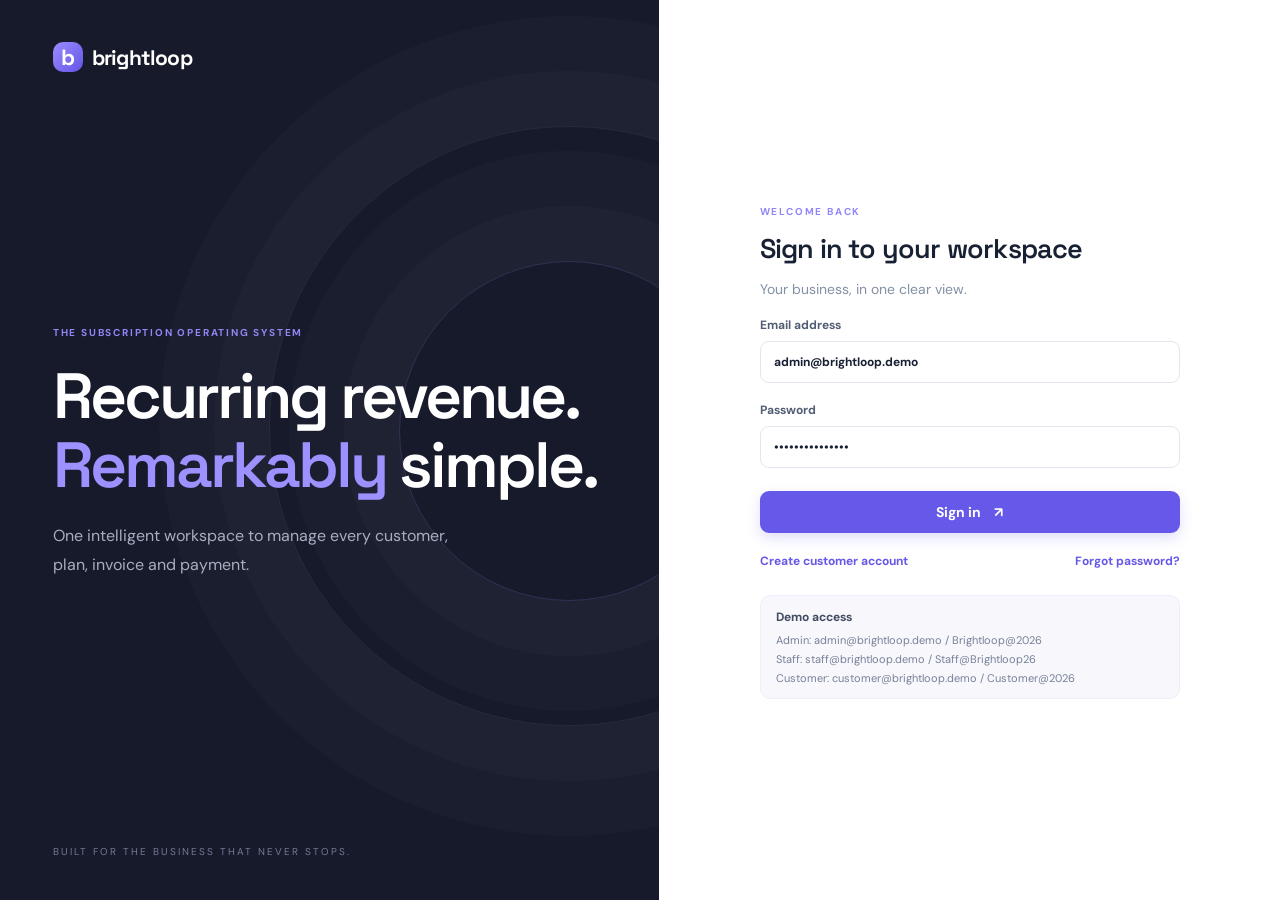
<file: templates/index.html>
<!doctype html><html lang="en"><head><meta charset="utf-8"><meta name="viewport" content="width=device-width,initial-scale=1"><title>Brightloop — Subscription OS</title><link rel="preconnect" href="https://fonts.googleapis.com"><link href="https://fonts.googleapis.com/css2?family=DM+Sans:wght@400;500;600;700&family=Space+Grotesk:wght@500;600;700&display=swap" rel="stylesheet"><link rel="stylesheet" href="/static/style.css"></head><body><div id="toast" class="toast"></div><section id="auth" class="auth-shell"><div class="auth-art"><div class="brand"><span class="brand-mark">b</span> brightloop</div><div class="art-copy"><span class="eyebrow">THE SUBSCRIPTION OPERATING SYSTEM</span><h1>Recurring revenue.<br><em>Remarkably</em> simple.</h1><p>One intelligent workspace to manage every customer, plan, invoice and payment.</p></div><div class="orbit orbit-one"></div><div class="orbit orbit-two"></div><div class="auth-foot">BUILT FOR THE BUSINESS THAT NEVER STOPS.</div></div><div class="auth-panel"><div class="auth-card"><div class="mobile-brand brand"><span class="brand-mark">b</span> brightloop</div><span class="eyebrow">WELCOME BACK</span><h2>Sign in to your workspace</h2><p class="muted">Your business, in one clear view.</p><form id="loginForm"><label>Email address<input name="email" type="email" value="admin@brightloop.demo" required></label><label>Password<input name="password" type="password" value="Brightloop@2026" required></label><button class="btn primary full">Sign in <span>↗</span></button></form><div class="auth-links"><button id="showRegister" class="text-btn">Create customer account</button><button id="forgot" class="text-btn">Forgot password?</button></div><div class="demo-box"><strong>Demo access</strong><span>Admin: admin@brightloop.demo / Brightloop@2026</span><span>Staff: staff@brightloop.demo / Staff@Brightloop26</span><span>Customer: customer@brightloop.demo / Customer@2026</span></div><form id="registerForm" class="hidden"><label>Full name<input name="name" required></label><label>Company<input name="company"></label><label>Email<input name="email" type="email" required></label><label>Password<input name="password" type="password" required placeholder="Strong password"></label><button class="btn primary full">Create account ↗</button><button type="button" id="backLogin" class="text-btn">Back to sign in</button></form></div></div></section>
<div id="app" class="app-shell hidden"><aside class="sidebar"><div class="brand"><span class="brand-mark">b</span> brightloop<span class="side-tag">OS</span></div><div class="workspace-switch"><div class="workspace-icon">B</div><div><b>Brightloop Software</b><small>Workspace · Pro</small></div><span>⌄</span></div><div class="nav-label">WORKSPACE</div><nav id="mainNav"><button class="nav-item active" data-page="overview"><span>◫</span> Overview</button><button class="nav-item" data-page="subscriptions"><span>↻</span> Subscriptions</button><button class="nav-item" data-page="customers"><span>♙</span> Customers</button><button class="nav-item" data-page="products"><span>▦</span> Products & plans</button><button class="nav-item" data-page="invoices"><span>▤</span> Invoices</button><button class="nav-item" data-page="payments"><span>↗</span> Payments</button><div class="nav-label nav-gap">GROWTH & CONTROL</div><button class="nav-item" data-page="discounts"><span>％</span> Discounts</button><button class="nav-item" data-page="reports"><span>▥</span> Reports</button><button class="nav-item admin-only" data-page="team"><span>♧</span> Team & access</button><div class="nav-label nav-gap">ACCOUNT</div><button class="nav-item" data-page="profile"><span>👤</span> My profile</button></nav><div class="sidebar-bottom"><div class="help-card"><div class="help-icon">✦</div><b>Need a hand?</b><p>Explore your billing workspace with confidence.</p><button onclick="window.location.href='/help'">Visit help center ↗</button></div><div class="profile"><div class="avatar" id="avatar">AM</div><div class="profile-info"><b id="userName">Alex Morgan</b><small id="userRole">Administrator</small></div><button id="logout" title="Sign out">↗</button></div></div></aside><main class="main"><header class="topbar"><div><div class="crumb">Workspace <span>/</span> <b id="crumb">Overview</b></div><h2 id="pageTitle">Good morning, Alex <span class="wave">✦</span></h2></div><div class="top-actions"><div class="live-pill"><i></i> All systems operational</div><button class="icon-btn" title="Notifications" onclick="toast('You are all caught up!')">♧<i></i></button><button class="avatar mini" id="topAvatar">AM</button></div></header><div id="content" class="content"></div></main></div><div id="modal" class="modal hidden"><div class="modal-backdrop" onclick="closeModal()"></div><div class="modal-card"><div class="modal-head"><div><span class="eyebrow" id="modalEyebrow">NEW RECORD</span><h3 id="modalTitle">Create record</h3></div><button class="icon-btn" onclick="closeModal()">×</button></div><form id="modalForm"><div id="modalFields" class="form-grid"></div><div class="modal-actions"><button type="button" class="btn ghost" onclick="closeModal()">Cancel</button><button class="btn primary">Save changes ↗</button></div></form></div></div><script src="/static/app.js"></script></body></html>
</file>
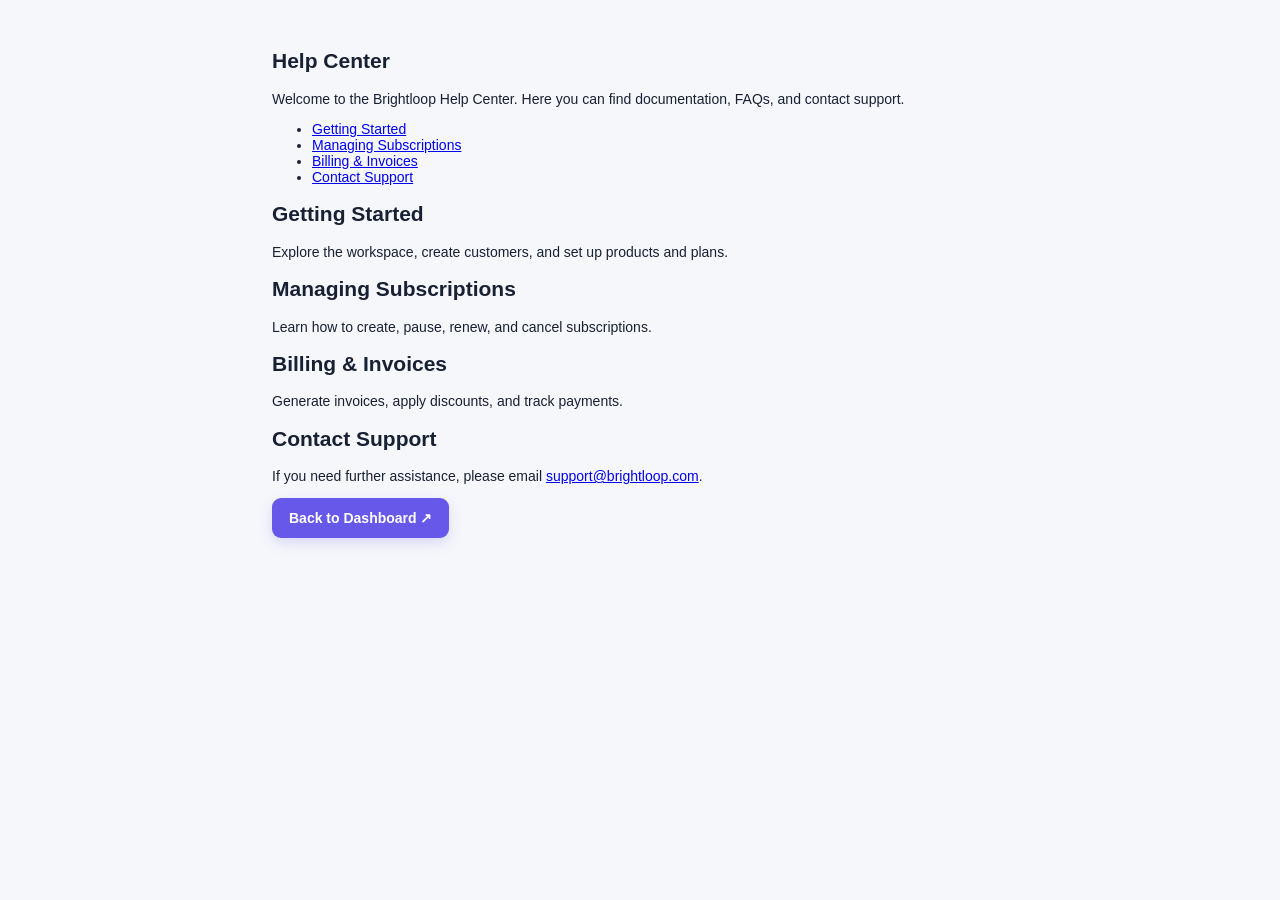
<file: templates/help.html>
<!doctype html>
<html lang="en">
<head>
  <meta charset="utf-8">
  <meta name="viewport" content="width=device-width,initial-scale=1">
  <title>Help Center – Brightloop</title>
  <link rel="stylesheet" href="/static/style.css">
</head>
<body>
  <section class="help-page" style="padding:2rem; max-width:800px; margin:auto;">
    <h1>Help Center</h1>
    <p>Welcome to the Brightloop Help Center. Here you can find documentation, FAQs, and contact support.</p>
    <ul>
      <li><a href="#getting-started">Getting Started</a></li>
      <li><a href="#manage-subscriptions">Managing Subscriptions</a></li>
      <li><a href="#billing-and-invoices">Billing &amp; Invoices</a></li>
      <li><a href="#contact-support">Contact Support</a></li>
    </ul>
    <h2 id="getting-started">Getting Started</h2>
    <p>Explore the workspace, create customers, and set up products and plans.</p>
    <h2 id="manage-subscriptions">Managing Subscriptions</h2>
    <p>Learn how to create, pause, renew, and cancel subscriptions.</p>
    <h2 id="billing-and-invoices">Billing &amp; Invoices</h2>
    <p>Generate invoices, apply discounts, and track payments.</p>
    <h2 id="contact-support">Contact Support</h2>
    <p>If you need further assistance, please email <a href="mailto:support@brightloop.com">support@brightloop.com</a>.</p>
    <button class="btn primary" onclick="window.location.href='/'">Back to Dashboard ↗</button>
  </section>
</body>
</html>
</file>
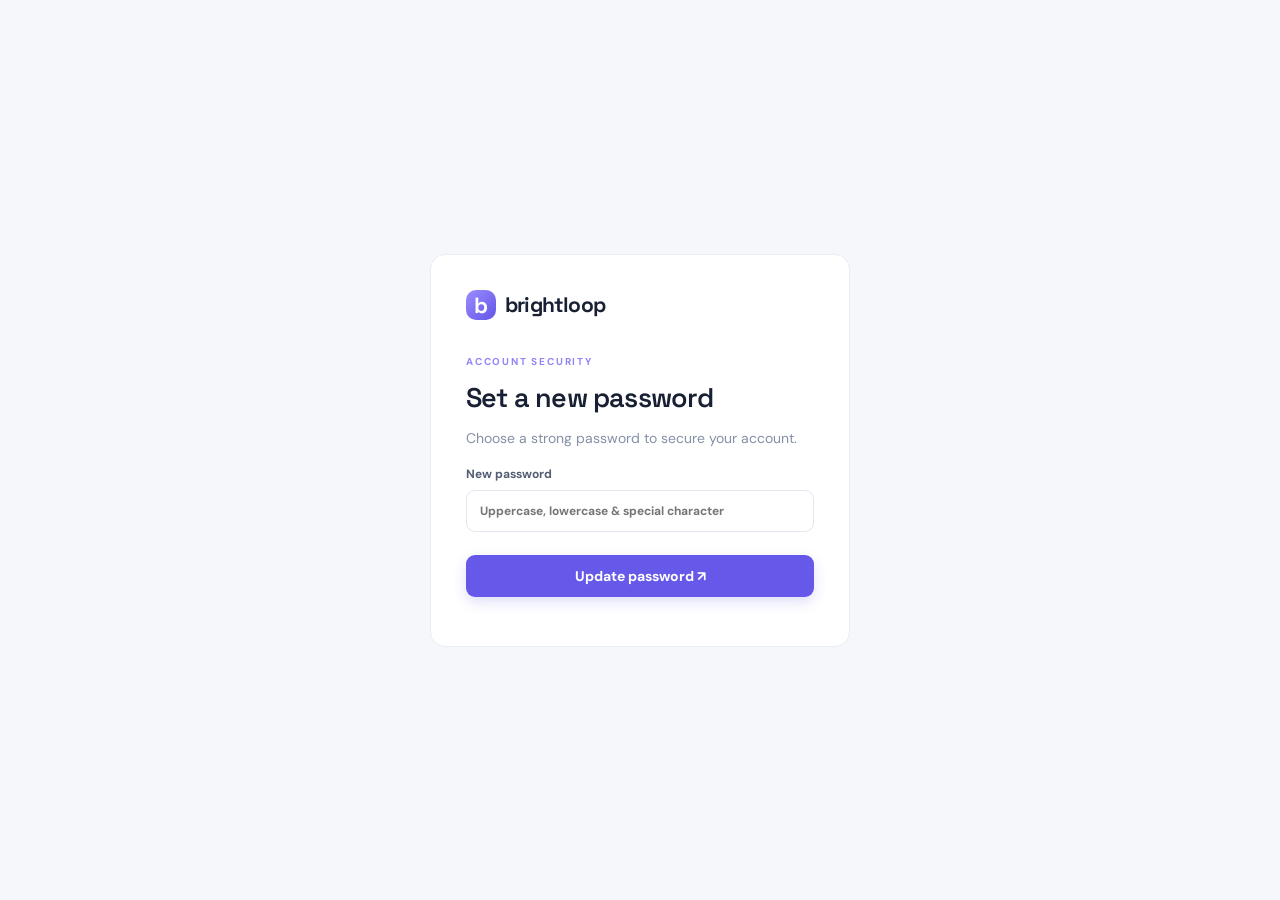
<file: templates/reset.html>
<!doctype html><html lang="en"><head><meta charset="utf-8"><meta name="viewport" content="width=device-width,initial-scale=1"><title>Reset password · Brightloop</title><link href="https://fonts.googleapis.com/css2?family=DM+Sans:wght@400;600;700&family=Space+Grotesk:wght@600;700&display=swap" rel="stylesheet"><link rel="stylesheet" href="/static/style.css"></head><body><main style="min-height:100vh;display:grid;place-items:center;padding:20px"><section class="auth-card" style="background:#fff;padding:35px;border:1px solid #e9edf4;border-radius:15px"><div class="brand"><span class="brand-mark">b</span> brightloop</div><span class="eyebrow" style="display:block;margin-top:35px">ACCOUNT SECURITY</span><h2>Set a new password</h2><p class="muted">Choose a strong password to secure your account.</p><form id="reset"><label>New password<input type="password" name="password" minlength="9" required placeholder="Uppercase, lowercase & special character"></label><button class="btn primary full">Update password ↗</button><p id="msg" class="muted"></p></form></section></main><script>document.querySelector('#reset').onsubmit=async e=>{e.preventDefault();let password=new FormData(e.target).get('password');let r=await fetch('/api/reset/{{token}}',{method:'POST',headers:{'Content-Type':'application/json'},body:JSON.stringify({password})});let d=await r.json();document.querySelector('#msg').textContent=r.ok?'Password updated. You can now return to sign in.':d.error; if(r.ok)setTimeout(()=>location.href='/',1500)}</script></body></html>
</file>
<file: static/style.css>
:root{--ink:#182033;--muted:#8490a5;--line:#e9edf4;--purple:#6658e8;--purple2:#8175f4;--bg:#f6f7fb;--green:#19a879;--red:#e66d78;--amber:#d99736;--nav:#171a2b}*{box-sizing:border-box}body{margin:0;background:var(--bg);color:var(--ink);font-family:'DM Sans',sans-serif;font-size:14px}button,input,select,textarea{font:inherit}button{cursor:pointer}.hidden{display:none!important}.brand{font:700 21px 'Space Grotesk';letter-spacing:-.8px;display:flex;align-items:center;gap:9px}.brand-mark{display:grid;place-items:center;width:30px;height:30px;border-radius:10px;background:linear-gradient(135deg,#9c8cff,#6255e6);color:#fff;font-size:22px;font-weight:700}.auth-shell{min-height:100vh;display:grid;grid-template-columns:1.03fr .97fr;background:#fff}.auth-art{background:#171a2b;color:#fff;padding:42px 8%;position:relative;overflow:hidden;display:flex;flex-direction:column}.auth-art .brand{z-index:2}.art-copy{margin:auto 0;z-index:2;max-width:560px}.eyebrow{font-size:10px;letter-spacing:1.8px;font-weight:700;color:#9186f6}.art-copy h1{font:600 clamp(42px,5vw,68px)/1.08 'Space Grotesk';letter-spacing:-3px;margin:22px 0}.art-copy h1 em{color:#9b91ff;font-style:normal}.art-copy p{font-size:16px;color:#a8aec1;line-height:1.8;max-width:410px}.auth-foot{font-size:10px;letter-spacing:2px;color:#727a94;z-index:2}.orbit{position:absolute;border:1px solid #ffffff12;border-radius:50%;width:600px;height:600px;right:-210px;top:14%;box-shadow:0 0 0 55px #ffffff05,0 0 0 110px #ffffff04}.orbit-two{width:340px;height:340px;right:-80px;top:29%;border-color:#9b91ff33}.auth-panel{display:grid;place-items:center;padding:35px}.auth-card{width:min(420px,100%)}.mobile-brand{display:none}.auth-card h2{font:600 27px 'Space Grotesk';letter-spacing:-.8px;margin:12px 0 7px}.muted{color:var(--muted)}form label{display:block;font-size:12px;font-weight:700;color:#525d73;margin:19px 0 0}input,select,textarea{display:block;width:100%;border:1px solid #e1e6ef;border-radius:9px;padding:12px 13px;margin-top:8px;background:#fff;color:var(--ink);outline:none;transition:.2s}input:focus,select:focus,textarea:focus{border-color:#8e83f5;box-shadow:0 0 0 3px #8175f41c}.btn{border:0;border-radius:9px;padding:12px 17px;font-weight:700;display:inline-flex;align-items:center;justify-content:center;gap:13px}.primary{background:var(--purple);color:white;box-shadow:0 5px 13px #6658e833}.primary:hover{background:#5547d7;transform:translateY(-1px)}.full{width:100%;margin-top:23px}.ghost{background:#f0f1f7;color:#58627a}.text-btn{border:0;background:none;color:var(--purple);font-size:12px;font-weight:700;padding:0}.auth-links{display:flex;justify-content:space-between;margin-top:20px}.demo-box{margin-top:26px;background:#f7f7fc;border:1px solid #eeeefa;border-radius:10px;padding:13px 15px;display:grid;gap:5px;font-size:11px;color:#778198}.demo-box strong{color:#424b61;font-size:12px;margin-bottom:3px}.app-shell{min-height:100vh}.sidebar{width:248px;background:var(--nav);color:#fff;position:fixed;inset:0 auto 0 0;padding:27px 17px 15px;display:flex;flex-direction:column;z-index:5;overflow-y:auto;}.sidebar .brand{padding:0 9px 28px}.side-tag{font:600 9px 'DM Sans';letter-spacing:1px;color:#9a91ff;background:#ffffff12;padding:4px 6px;border-radius:5px}.workspace-switch{display:flex;align-items:center;gap:10px;padding:12px;background:#ffffff0b;border:1px solid #ffffff10;border-radius:10px;margin-bottom:27px}.workspace-icon{width:31px;height:31px;border-radius:9px;background:#e5e1ff;color:#6558df;display:grid;place-items:center;font-weight:700}.workspace-switch div:nth-child(2){flex:1}.workspace-switch b{font-size:11px;display:block}.workspace-switch small{color:#838aa2;font-size:10px}.workspace-switch>span{color:#828aa2}.nav-label{font-size:9px;letter-spacing:1.5px;color:#707991;font-weight:700;padding:0 10px 10px}.nav-gap{margin-top:25px}.nav-item{width:100%;display:flex;align-items:center;gap:13px;padding:11px 12px;border:0;background:none;color:#a1a8bc;border-radius:8px;text-align:left;font-size:12px;margin:2px 0}.nav-item span{font-size:17px;width:18px;text-align:center}.nav-item:hover{background:#ffffff0c;color:#fff}.nav-item.active{background:linear-gradient(90deg,#6759e9,#6557df);color:white;box-shadow:0 5px 14px #0002}.sidebar-bottom{margin-top:auto}.help-card{padding:14px;background:linear-gradient(135deg,#292844,#23263c);border:1px solid #ffffff10;border-radius:11px;margin-bottom:15px}.help-icon{color:#a99fff;font-size:20px;margin-bottom:8px}.help-card b{font-size:12px}.help-card p{font-size:10px;color:#969db3;line-height:1.5}.help-card button{border:0;background:none;color:#a89fff;padding:0;font-size:10px;font-weight:700}.profile{border-top:1px solid #ffffff14;padding:15px 5px 0;display:flex;align-items:center;gap:9px}.avatar{width:32px;height:32px;border-radius:50%;display:grid;place-items:center;background:#dcd8ff;color:#5448c8;font-size:10px;font-weight:700}.profile-info{flex:1}.profile-info b{display:block;font-size:11px}.profile-info small{font-size:10px;color:#8b93a9}.profile button{border:0;background:none;color:#929bb2}.main{margin-left:248px;min-height:100vh}.topbar{height:102px;background:#fff;border-bottom:1px solid var(--line);display:flex;align-items:center;justify-content:space-between;padding:0 38px}.crumb{font-size:10px;color:#a0a8b7;margin-bottom:7px}.crumb span{padding:0 7px;color:#c6cad3}.crumb b{color:#667085}.topbar h2{font:600 22px 'Space Grotesk';margin:0;letter-spacing:-.6px}.wave{color:#8d80f5;font-size:18px}.top-actions{display:flex;align-items:center;gap:17px}.live-pill{border:1px solid #e8eee9;border-radius:20px;padding:7px 11px;font-size:10px;color:#718174}.live-pill i{display:inline-block;width:6px;height:6px;border-radius:50%;background:#2dbb8b;margin-right:6px}.icon-btn{border:0;background:none;color:#727d92;font-size:19px;position:relative}.icon-btn i{position:absolute;width:5px;height:5px;background:#e66d78;border-radius:50%;top:1px;right:1px}.avatar.mini{border:0;width:30px;height:30px}.content{padding:27px 38px 50px;max-width:1500px;margin:auto}.page-head{display:flex;align-items:center;justify-content:space-between;margin-bottom:20px}.page-head h3{font:600 19px 'Space Grotesk';margin:0}.page-head p{color:var(--muted);font-size:11px;margin:5px 0 0}.page-actions{display:flex;gap:9px}.btn.small{padding:9px 13px;font-size:11px}.stat-grid{display:grid;grid-template-columns:repeat(4,1fr);gap:14px;margin-bottom:18px}.stat-card,.panel{background:#fff;border:1px solid var(--line);border-radius:12px;padding:17px}.stat-top{display:flex;justify-content:space-between;align-items:center;color:#8993a7;font-size:11px}.stat-icon{width:31px;height:31px;border-radius:9px;background:#f0efff;color:#6a5de5;display:grid;place-items:center;font-size:16px}.stat-value{font:600 25px 'Space Grotesk';margin:12px 0 4px;letter-spacing:-.7px}.stat-foot{font-size:10px;color:#a0a8b7}.positive{color:var(--green);font-weight:700}.dashboard-grid{display:grid;grid-template-columns:1.55fr 1fr;gap:15px}.panel{padding:18px;margin-bottom:15px}.panel-head{display:flex;justify-content:space-between;align-items:center;margin-bottom:15px}.panel-head h4{font:600 13px 'Space Grotesk';margin:0}.panel-head span{font-size:10px;color:#9aa3b3}.chart{height:190px;display:flex;align-items:end;gap:13px;padding:12px 5px 0;border-bottom:1px solid var(--line)}.bar-group{height:100%;flex:1;display:flex;align-items:center;justify-content:end;flex-direction:column;gap:7px}.bar{width:min(28px,65%);border-radius:6px 6px 2px 2px;background:linear-gradient(180deg,#958bff,#6558e6);min-height:3px;position:relative}.bar:after{content:'';position:absolute;inset:0;background:linear-gradient(90deg,#fff2,transparent);border-radius:inherit}.bar-group small{font-size:9px;color:#9ba4b4}.bar-group b{font-size:9px;color:#7d879a;font-weight:500}.table-wrap{overflow:auto}table{width:100%;border-collapse:collapse;white-space:nowrap}th{text-align:left;font-size:9px;letter-spacing:.7px;color:#9ba4b4;font-weight:700;padding:11px 12px;border-bottom:1px solid #edf0f5}td{font-size:11px;color:#505c72;padding:13px 12px;border-bottom:1px solid #f0f2f6}tbody tr:last-child td{border-bottom:0}td strong{color:#263148;font-weight:700}.status{display:inline-flex;align-items:center;padding:5px 8px;border-radius:20px;font-size:9px;font-weight:700;background:#f0f2f6;color:#748097}.status.Active,.status.Paid,.status.Confirmed{background:#e8f8f1;color:#15966d}.status.Partially.Paid,.status.Quotation,.status.Sent{background:#fff5e6;color:#c18429}.status.Overdue,.status.Closed,.status.Cancelled{background:#fff0f0;color:#d56b75}.status.Draft,.status.Paused{background:#f0efff;color:#6d60d7}.table-actions{display:flex;gap:5px}.table-actions button{border:1px solid #e9edf3;border-radius:6px;background:white;padding:5px 8px;font-size:10px;color:#657087}.table-actions button:hover{border-color:#8d83ef;color:#5e51d7}.search-row{display:flex;gap:9px;margin-bottom:14px}.search-row input{max-width:260px;margin:0;padding:9px 12px;font-size:11px}.search-row select{width:auto;min-width:130px;margin:0;padding:9px 12px;font-size:11px}.empty{padding:35px;text-align:center;color:#9aa3b3;font-size:12px}.modal{position:fixed;inset:0;z-index:20;display:grid;place-items:center;padding:20px}.modal-backdrop{position:absolute;inset:0;background:#12172a99;backdrop-filter:blur(3px)}.modal-card{position:relative;background:white;border-radius:15px;width:min(620px,100%);max-height:90vh;overflow:auto;padding:23px;box-shadow:0 25px 80px #1113}.modal-head{display:flex;justify-content:space-between;align-items:flex-start;margin-bottom:14px}.modal-head h3{font:600 21px 'Space Grotesk';margin:6px 0}.form-grid{display:grid;grid-template-columns:1fr 1fr;gap:0 15px}.form-grid label{margin-top:12px}.form-grid label.full-field{grid-column:1/-1}.form-grid input,.form-grid select,.form-grid textarea{font-size:12px;padding:10px}.modal-actions{display:flex;justify-content:flex-end;gap:9px;border-top:1px solid var(--line);padding-top:17px;margin-top:22px}.toast{position:fixed;right:25px;top:20px;background:#20253a;color:white;padding:12px 17px;border-radius:9px;z-index:50;font-size:12px;box-shadow:0 10px 30px #0002;opacity:0;transform:translateY(-10px);transition:.25s;pointer-events:none}.toast.show{opacity:1;transform:translateY(0)}.metric-note{font-size:10px;color:#9ba4b4}.report-grid{display:grid;grid-template-columns:repeat(3,1fr);gap:14px}.report-card{padding:19px;background:#fff;border:1px solid var(--line);border-radius:12px}.report-card span{font-size:10px;color:#8b95a8}.report-card b{display:block;font:600 24px 'Space Grotesk';margin-top:10px}.quick-actions{display:flex;gap:8px;flex-wrap:wrap}.quick-actions button{border:1px solid var(--line);background:white;border-radius:8px;padding:9px 12px;font-size:10px;color:#5d6880}.quick-actions button:hover{border-color:#8d83ef;color:#6558e8}@media(max-width:1100px){.sidebar{width:215px}.main{margin-left:215px}.content{padding:24px}.topbar{padding:0 24px}.stat-grid{grid-template-columns:repeat(2,1fr)}}@media(max-width:760px){.auth-shell{grid-template-columns:1fr}.auth-art{display:none}.mobile-brand{display:flex;margin-bottom:35px}.auth-panel{min-height:100vh;padding:25px}.sidebar{position:relative;width:100%;height:auto;padding:13px;display:block}.sidebar .brand{padding:0 5px 12px}.workspace-switch,.sidebar-bottom,.nav-label{display:none}.sidebar nav{display:flex;overflow:auto;gap:4px}.nav-item{width:auto;white-space:nowrap;padding:9px}.nav-item span{display:none}.nav-gap{display:none}.main{margin:0}.topbar{height:auto;padding:18px;align-items:flex-start}.topbar h2{font-size:18px}.live-pill{display:none}.content{padding:18px}.dashboard-grid{grid-template-columns:1fr}.stat-grid{gap:8px}.stat-card{padding:12px}.stat-value{font-size:20px}.page-head{align-items:flex-start;gap:10px;flex-wrap:wrap}.report-grid{grid-template-columns:1fr 1fr}.form-grid{grid-template-columns:1fr}.form-grid label.full-field{grid-column:auto}}@media(max-width:420px){.stat-grid{grid-template-columns:1fr 1fr}.top-actions{gap:8px}.report-grid{grid-template-columns:1fr}.page-actions{width:100%}}
</file>
